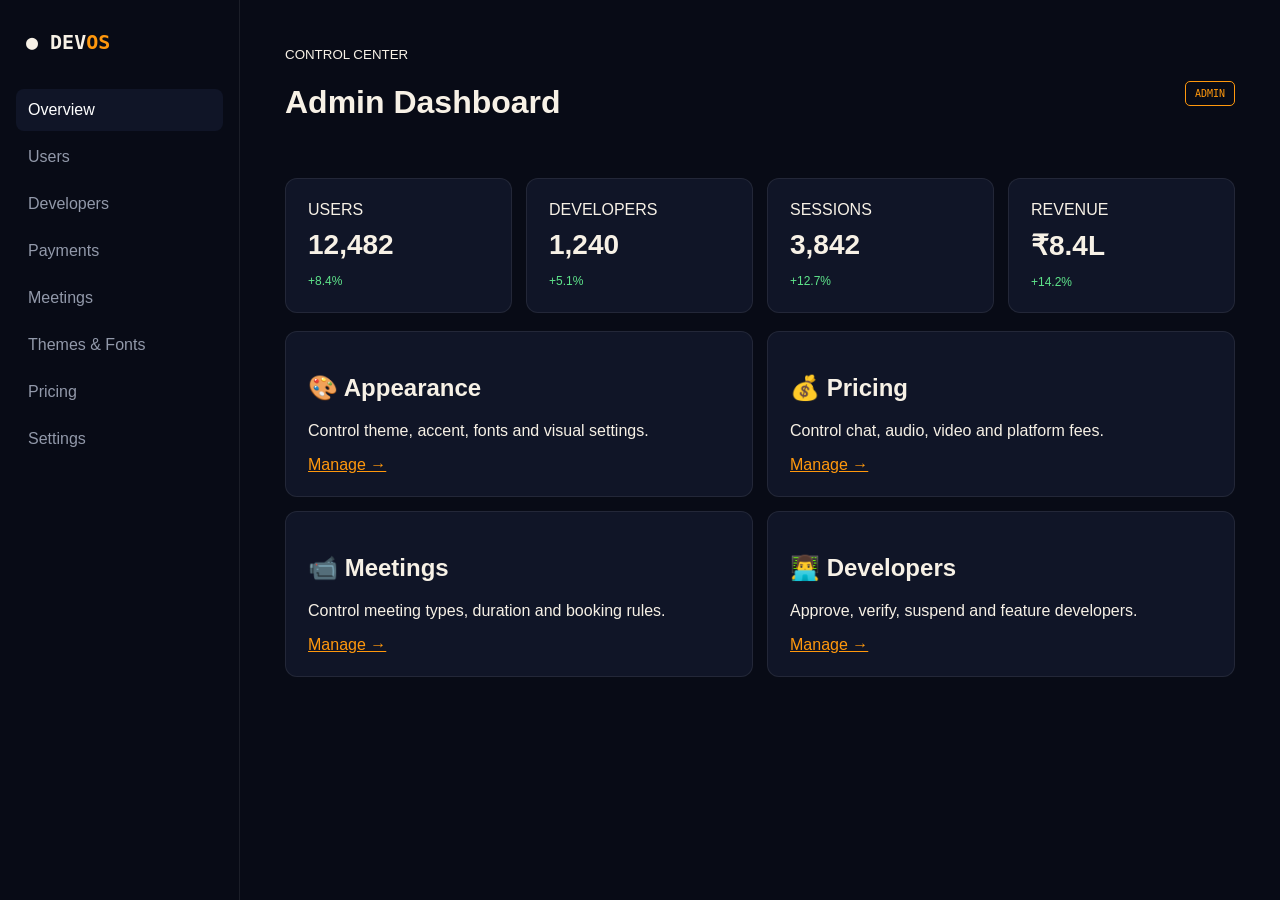
<file: admin/index.html>
<!doctype html><html><head><meta charset="UTF-8"><meta name="viewport" content="width=device-width,initial-scale=1"><title>Admin — DevOS</title><link rel="stylesheet" href="../css/admin.css"></head><body><aside><div class="logo">● DEV<span>OS</span></div><a class="active" href="index.html">Overview</a><a href="users.html">Users</a><a href="developers.html">Developers</a><a href="payments.html">Payments</a><a href="meetings.html">Meetings</a><a href="themes.html">Themes & Fonts</a><a href="pricing.html">Pricing</a><a href="settings.html">Settings</a></aside><main><header><div><small>CONTROL CENTER</small><h1>Admin Dashboard</h1></div><span class="badge">ADMIN</span></header><div class="stats"><article>USERS<strong>12,482</strong><em>+8.4%</em></article><article>DEVELOPERS<strong>1,240</strong><em>+5.1%</em></article><article>SESSIONS<strong>3,842</strong><em>+12.7%</em></article><article>REVENUE<strong>₹8.4L</strong><em>+14.2%</em></article></div><div class="cards"><article><h2>🎨 Appearance</h2><p>Control theme, accent, fonts and visual settings.</p><a href="themes.html">Manage →</a></article><article><h2>💰 Pricing</h2><p>Control chat, audio, video and platform fees.</p><a href="pricing.html">Manage →</a></article><article><h2>📹 Meetings</h2><p>Control meeting types, duration and booking rules.</p><a href="meetings.html">Manage →</a></article><article><h2>👨‍💻 Developers</h2><p>Approve, verify, suspend and feature developers.</p><a href="developers.html">Manage →</a></article></div></main></body></html>
</file>
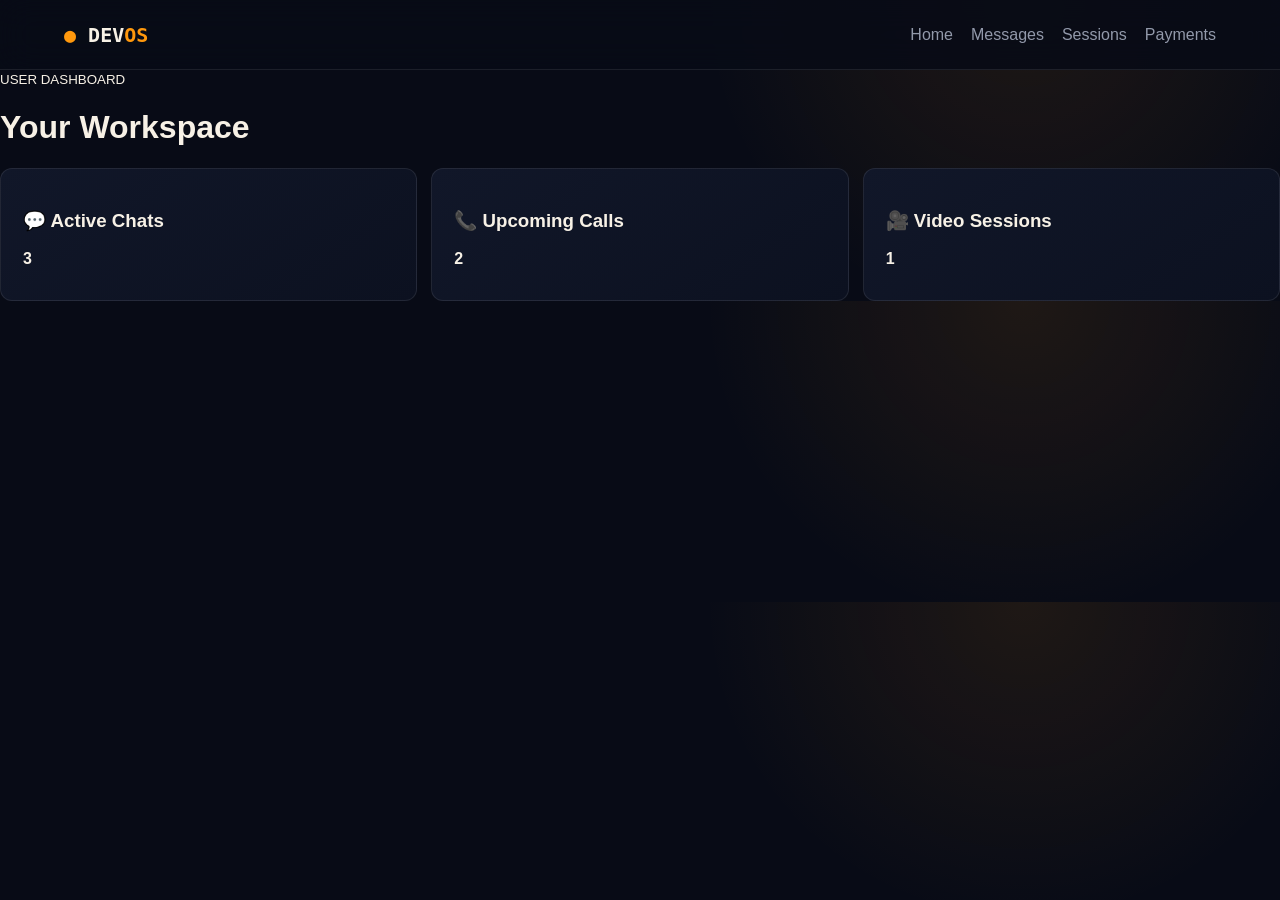
<file: dashboard/index.html>
<!doctype html><html><head><meta charset="UTF-8"><meta name="viewport" content="width=device-width,initial-scale=1"><title>User Dashboard</title><link rel="stylesheet" href="../css/style.css"></head><body><header><div class="logo">● DEV<span>OS</span></div><nav><a href="../index.html">Home</a><a>Messages</a><a>Sessions</a><a>Payments</a></nav></header><main><small>USER DASHBOARD</small><h1>Your Workspace</h1><div class="grid"><article><h3>💬 Active Chats</h3><strong>3</strong></article><article><h3>📞 Upcoming Calls</h3><strong>2</strong></article><article><h3>🎥 Video Sessions</h3><strong>1</strong></article></div></main></body></html>
</file>
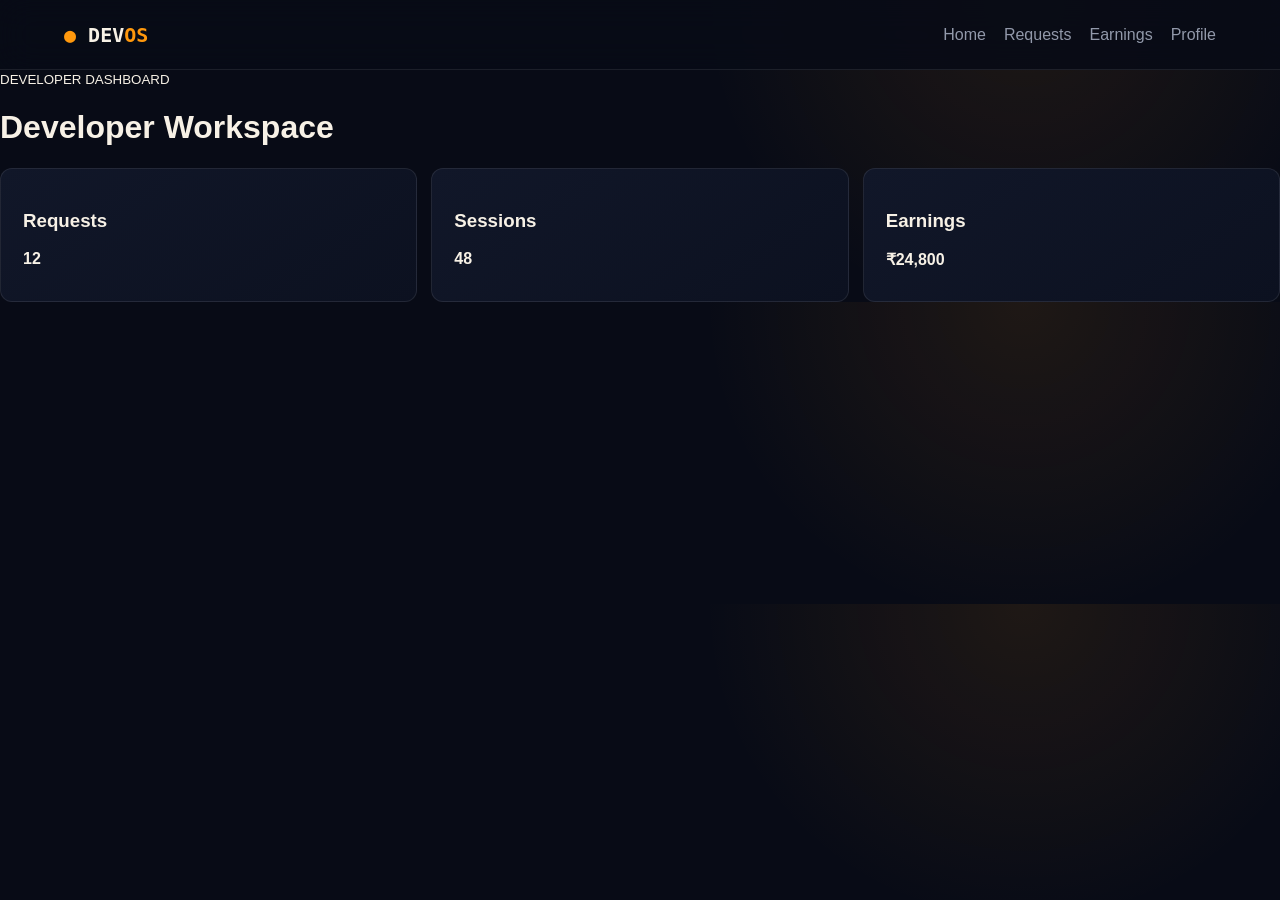
<file: developer/index.html>
<!doctype html><html><head><meta charset="UTF-8"><meta name="viewport" content="width=device-width,initial-scale=1"><title>Developer Dashboard</title><link rel="stylesheet" href="../css/style.css"></head><body><header><div class="logo">● DEV<span>OS</span></div><nav><a href="../index.html">Home</a><a>Requests</a><a>Earnings</a><a>Profile</a></nav></header><main><small>DEVELOPER DASHBOARD</small><h1>Developer Workspace</h1><div class="grid"><article><h3>Requests</h3><strong>12</strong></article><article><h3>Sessions</h3><strong>48</strong></article><article><h3>Earnings</h3><strong>₹24,800</strong></article></div></main></body></html>
</file>
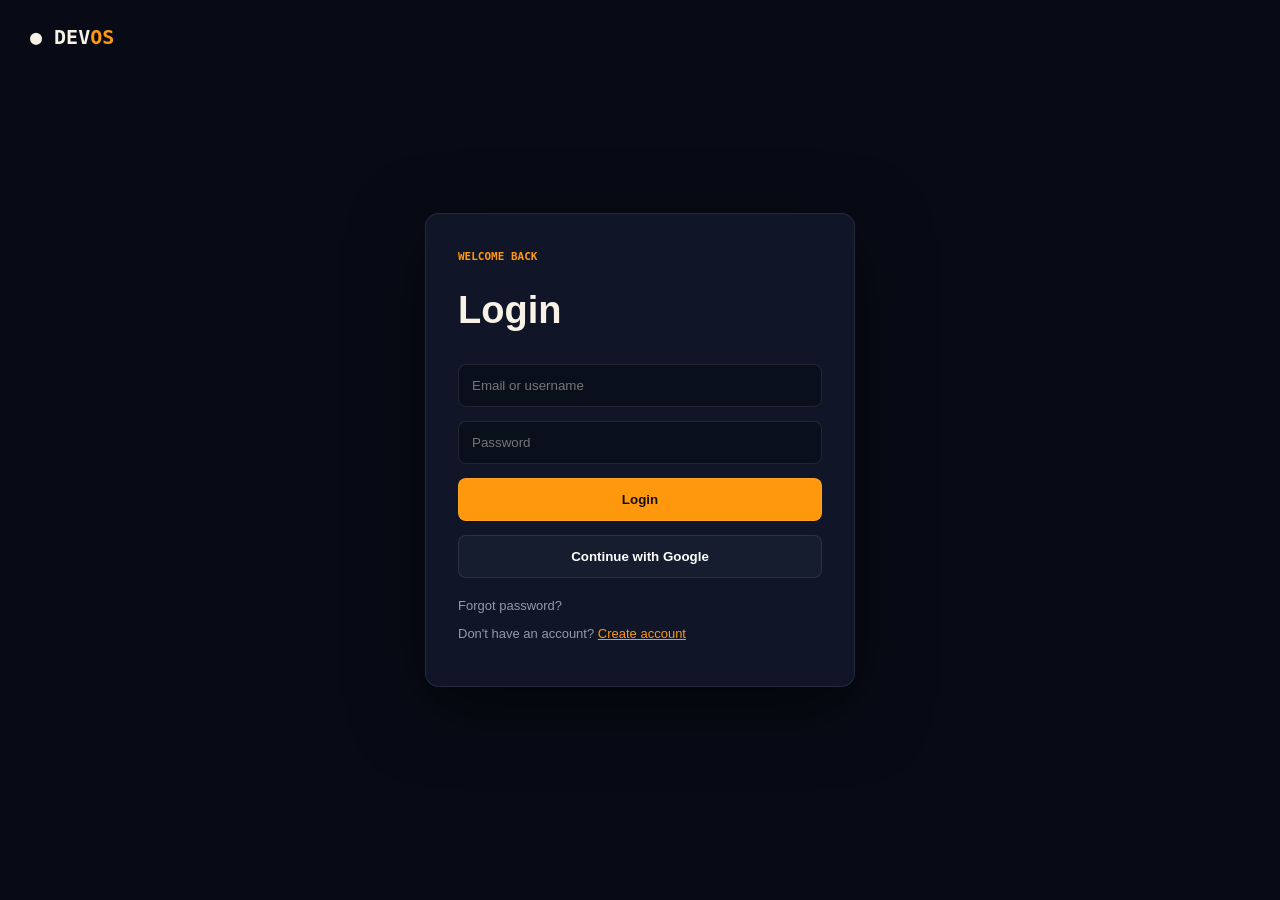
<file: login.html>
<!doctype html><html><head><meta charset="UTF-8"><meta name="viewport" content="width=device-width,initial-scale=1"><title>Login — DevOS</title><link rel="stylesheet" href="css/auth.css"></head><body><main class="auth"><div class="logo">● DEV<span>OS</span></div><div class="card"><small>WELCOME BACK</small><h1>Login</h1><input placeholder="Email or username"><input type="password" placeholder="Password"><button>Login</button><button class="ghost">Continue with Google</button><p>Forgot password?</p><p>Don't have an account? <a href="signup.html">Create account</a></p></div></main></body></html>
</file>
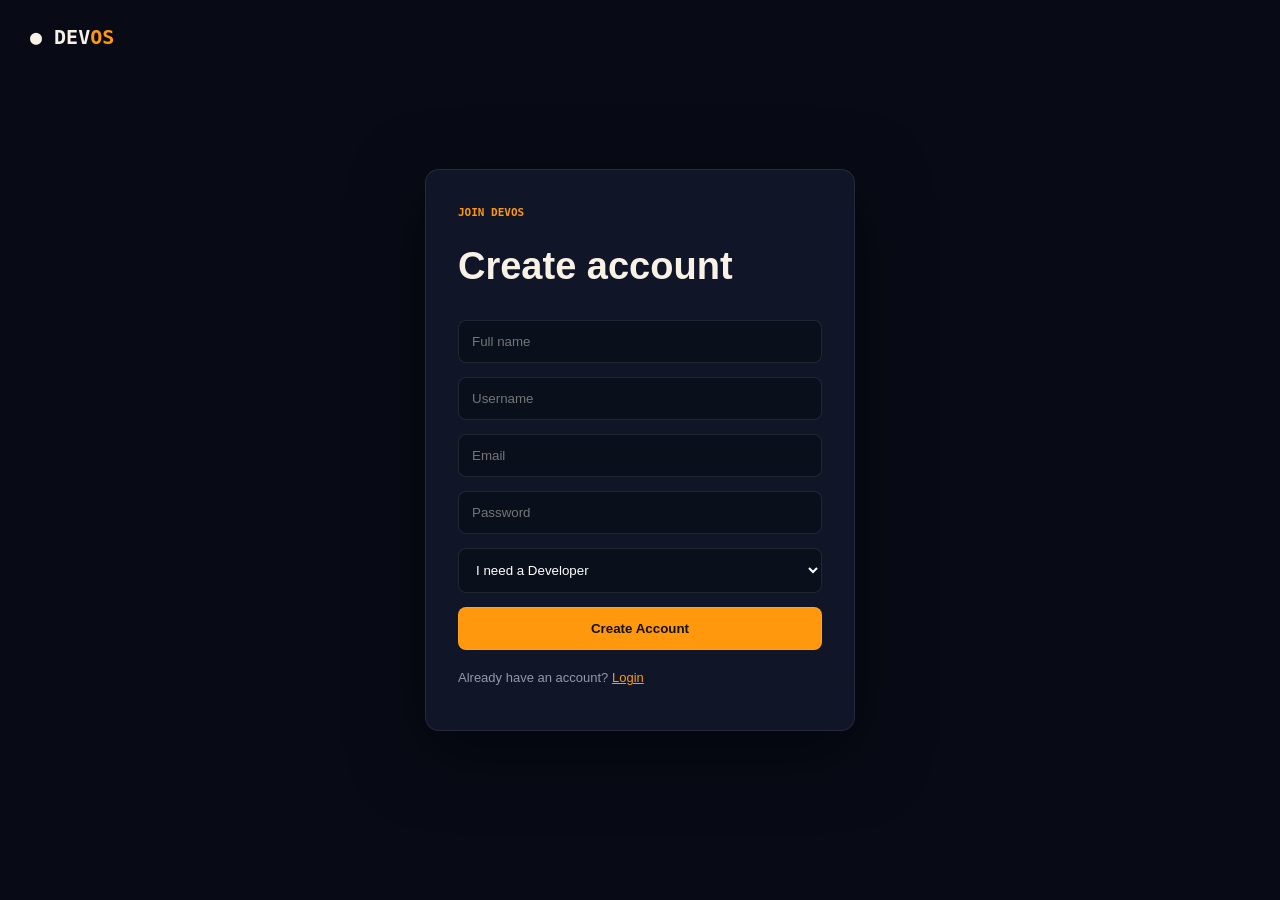
<file: signup.html>
<!doctype html><html><head><meta charset="UTF-8"><meta name="viewport" content="width=device-width,initial-scale=1"><title>Signup — DevOS</title><link rel="stylesheet" href="css/auth.css"></head><body><main class="auth"><div class="logo">● DEV<span>OS</span></div><div class="card"><small>JOIN DEVOS</small><h1>Create account</h1><input placeholder="Full name"><input placeholder="Username"><input placeholder="Email"><input type="password" placeholder="Password"><select><option>I need a Developer</option><option>I'm a Developer</option></select><button>Create Account</button><p>Already have an account? <a href="login.html">Login</a></p></div></main></body></html>
</file>
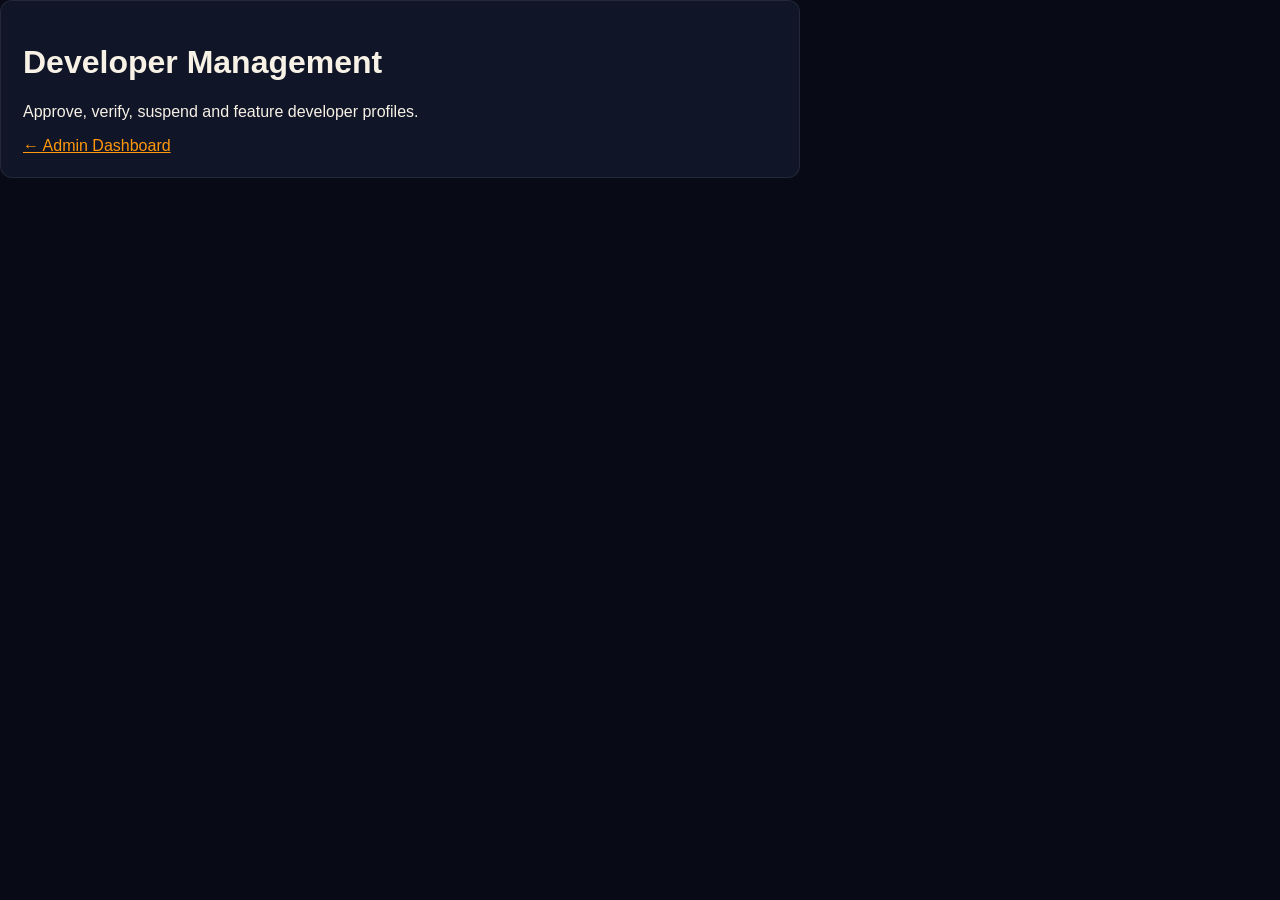
<file: admin/developers.html>
<!doctype html><html><head><meta charset="UTF-8"><meta name="viewport" content="width=device-width,initial-scale=1"><title>Developers — Admin</title><link rel="stylesheet" href="../css/admin.css"></head><body><main class="solo"><h1>Developer Management</h1><p>Approve, verify, suspend and feature developer profiles.</p><a href="index.html">← Admin Dashboard</a></main></body></html>
</file>
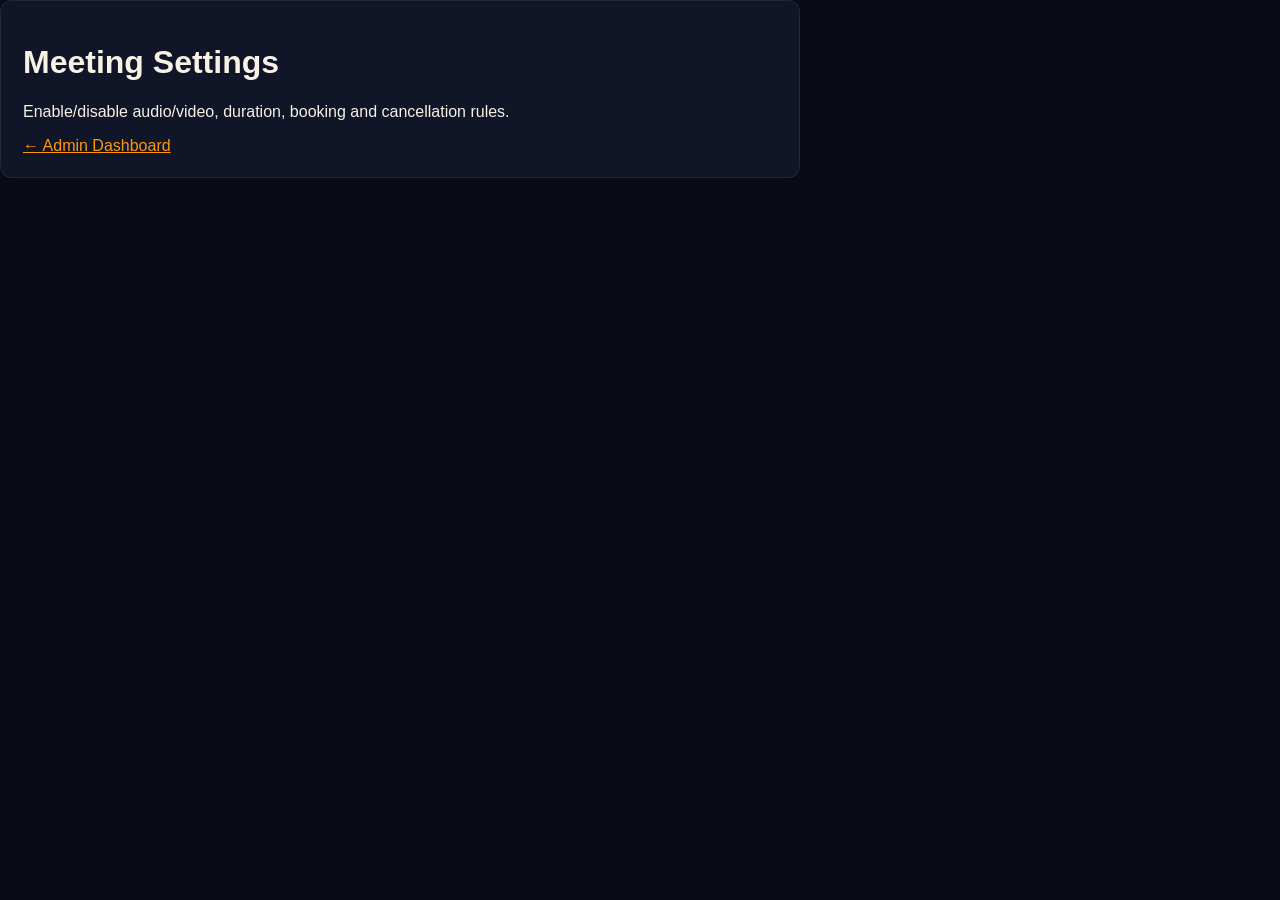
<file: admin/meetings.html>
<!doctype html><html><head><meta charset="UTF-8"><meta name="viewport" content="width=device-width,initial-scale=1"><title>Meetings — Admin</title><link rel="stylesheet" href="../css/admin.css"></head><body><main class="solo"><h1>Meeting Settings</h1><p>Enable/disable audio/video, duration, booking and cancellation rules.</p><a href="index.html">← Admin Dashboard</a></main></body></html>
</file>
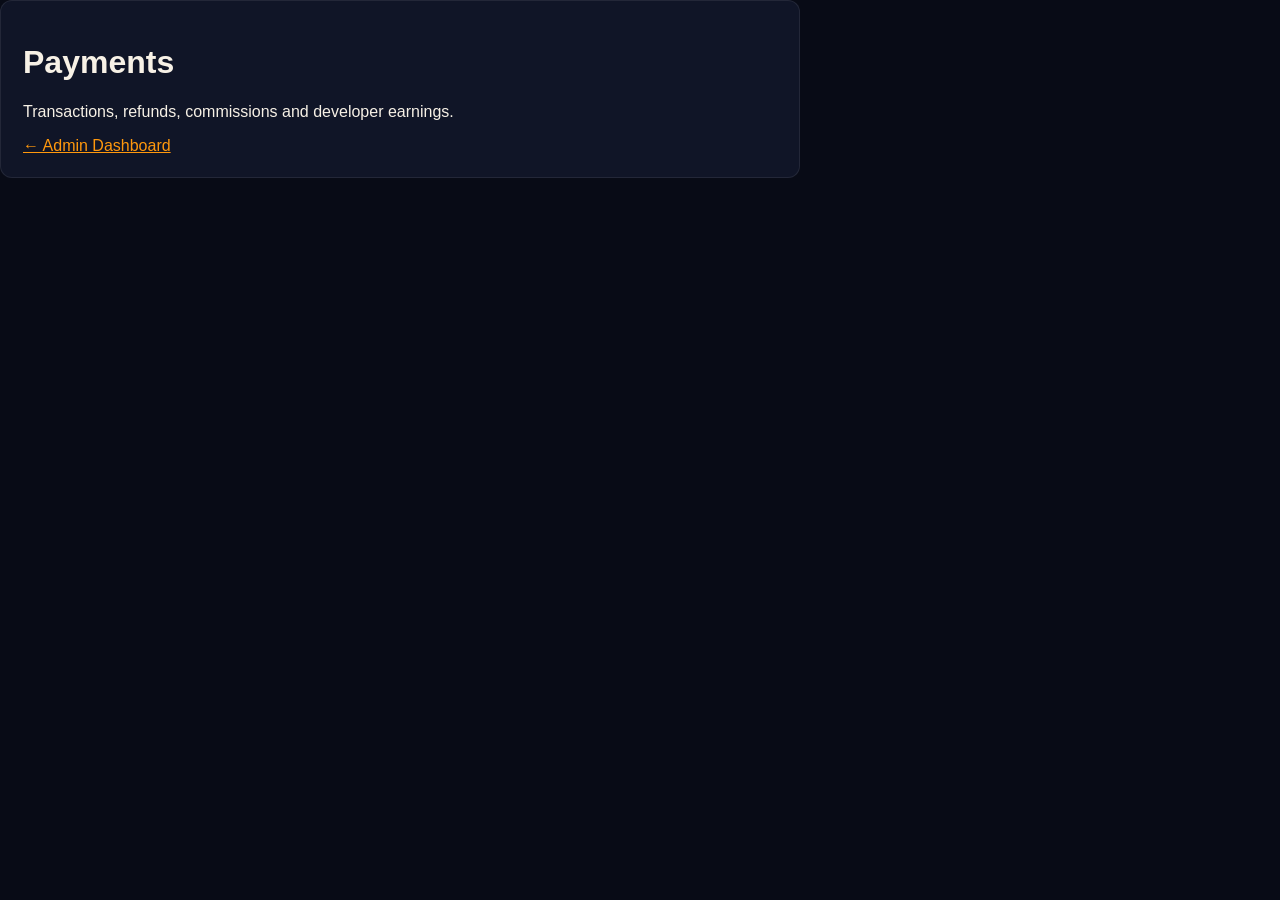
<file: admin/payments.html>
<!doctype html><html><head><meta charset="UTF-8"><meta name="viewport" content="width=device-width,initial-scale=1"><title>Payments — Admin</title><link rel="stylesheet" href="../css/admin.css"></head><body><main class="solo"><h1>Payments</h1><p>Transactions, refunds, commissions and developer earnings.</p><a href="index.html">← Admin Dashboard</a></main></body></html>
</file>
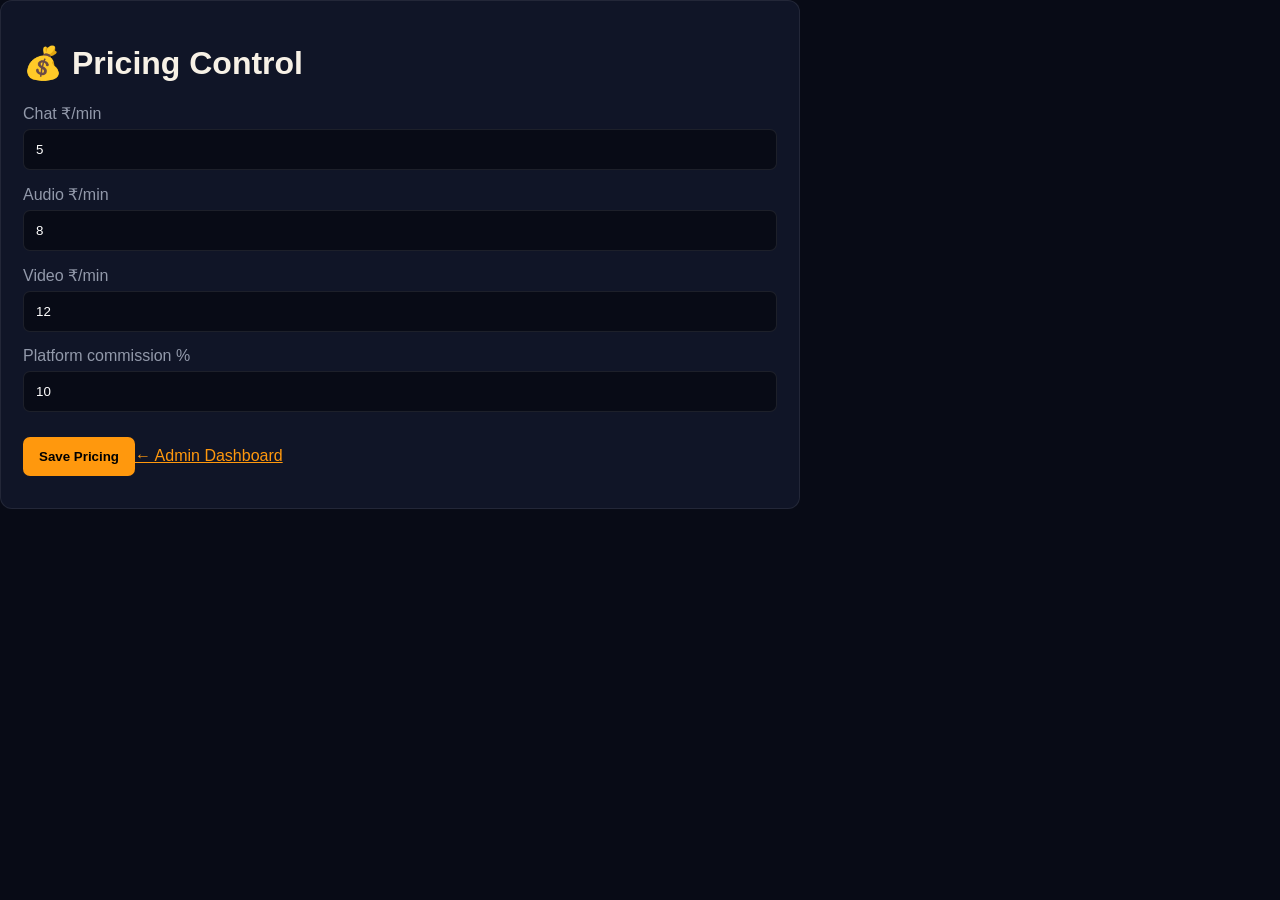
<file: admin/pricing.html>
<!doctype html><html><head><meta charset="UTF-8"><meta name="viewport" content="width=device-width,initial-scale=1"><title>Pricing — Admin</title><link rel="stylesheet" href="../css/admin.css"></head><body><main class="solo"><h1>💰 Pricing Control</h1><label>Chat ₹/min<input value="5"></label><label>Audio ₹/min<input value="8"></label><label>Video ₹/min<input value="12"></label><label>Platform commission %<input value="10"></label><button>Save Pricing</button><a href="index.html">← Admin Dashboard</a></main></body></html>
</file>
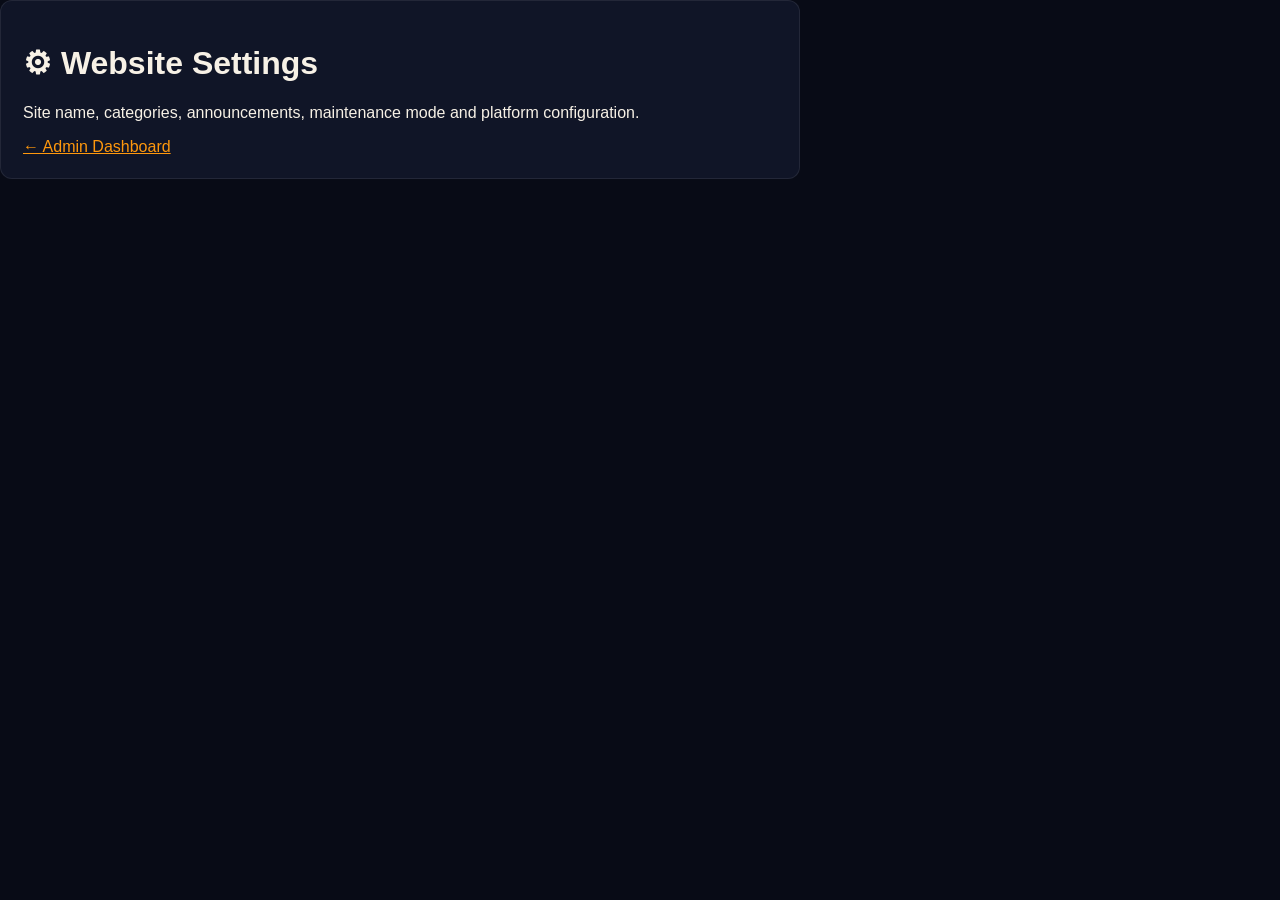
<file: admin/settings.html>
<!doctype html><html><head><meta charset="UTF-8"><meta name="viewport" content="width=device-width,initial-scale=1"><title>Settings — Admin</title><link rel="stylesheet" href="../css/admin.css"></head><body><main class="solo"><h1>⚙ Website Settings</h1><p>Site name, categories, announcements, maintenance mode and platform configuration.</p><a href="index.html">← Admin Dashboard</a></main></body></html>
</file>
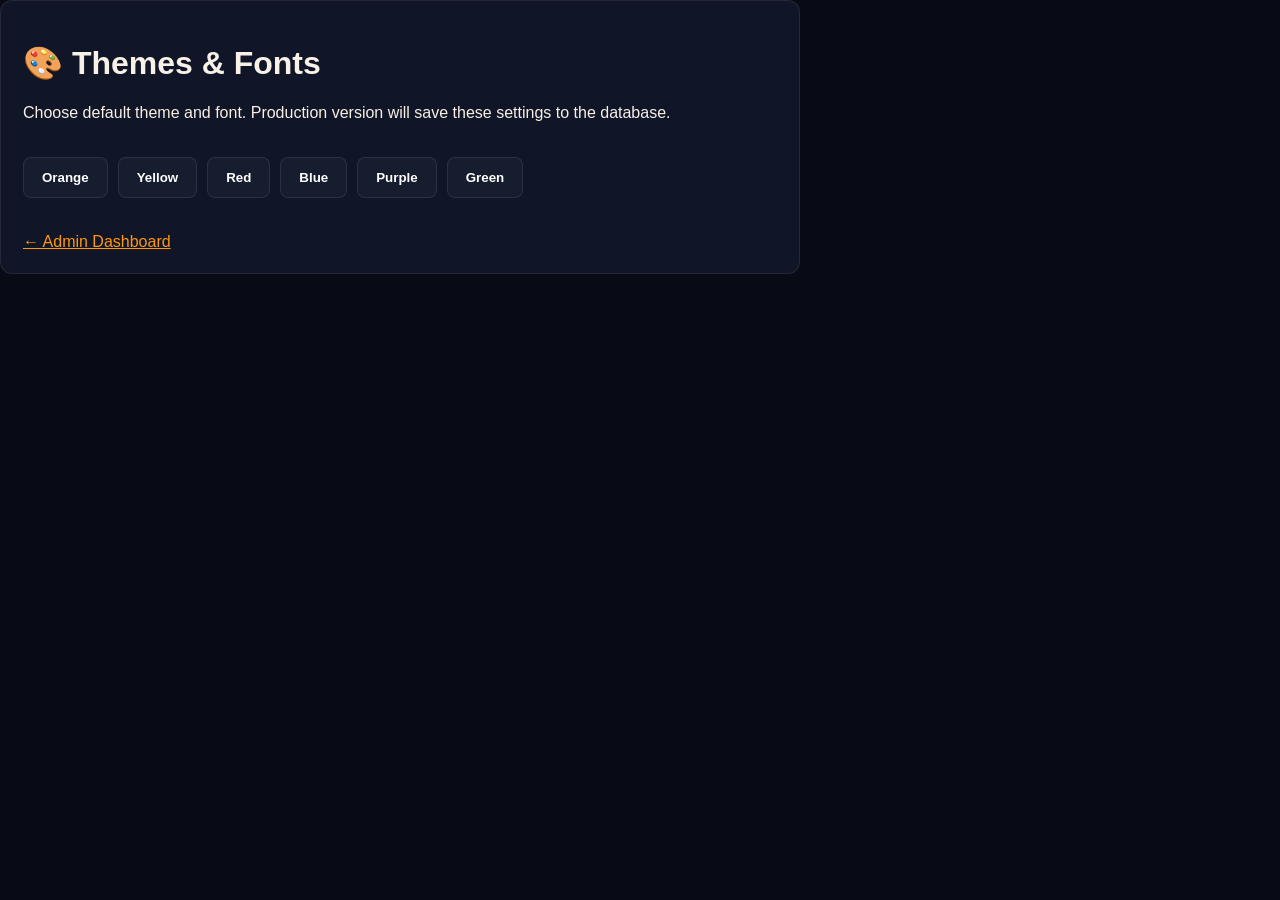
<file: admin/themes.html>
<!doctype html><html><head><meta charset="UTF-8"><meta name="viewport" content="width=device-width,initial-scale=1"><title>Themes — Admin</title><link rel="stylesheet" href="../css/admin.css"></head><body><main class="solo"><h1>🎨 Themes & Fonts</h1><p>Choose default theme and font. Production version will save these settings to the database.</p><div class="swatches"><button onclick="setTheme('#ff980d')">Orange</button><button onclick="setTheme('#ffd21f')">Yellow</button><button onclick="setTheme('#ff4d5a')">Red</button><button onclick="setTheme('#4da3ff')">Blue</button><button onclick="setTheme('#a970ff')">Purple</button><button onclick="setTheme('#48d597')">Green</button></div><a href="index.html">← Admin Dashboard</a><script>function setTheme(c){localStorage.setItem('devos-admin-accent',c);document.documentElement.style.setProperty('--accent',c)}</script></main></body></html>
</file>
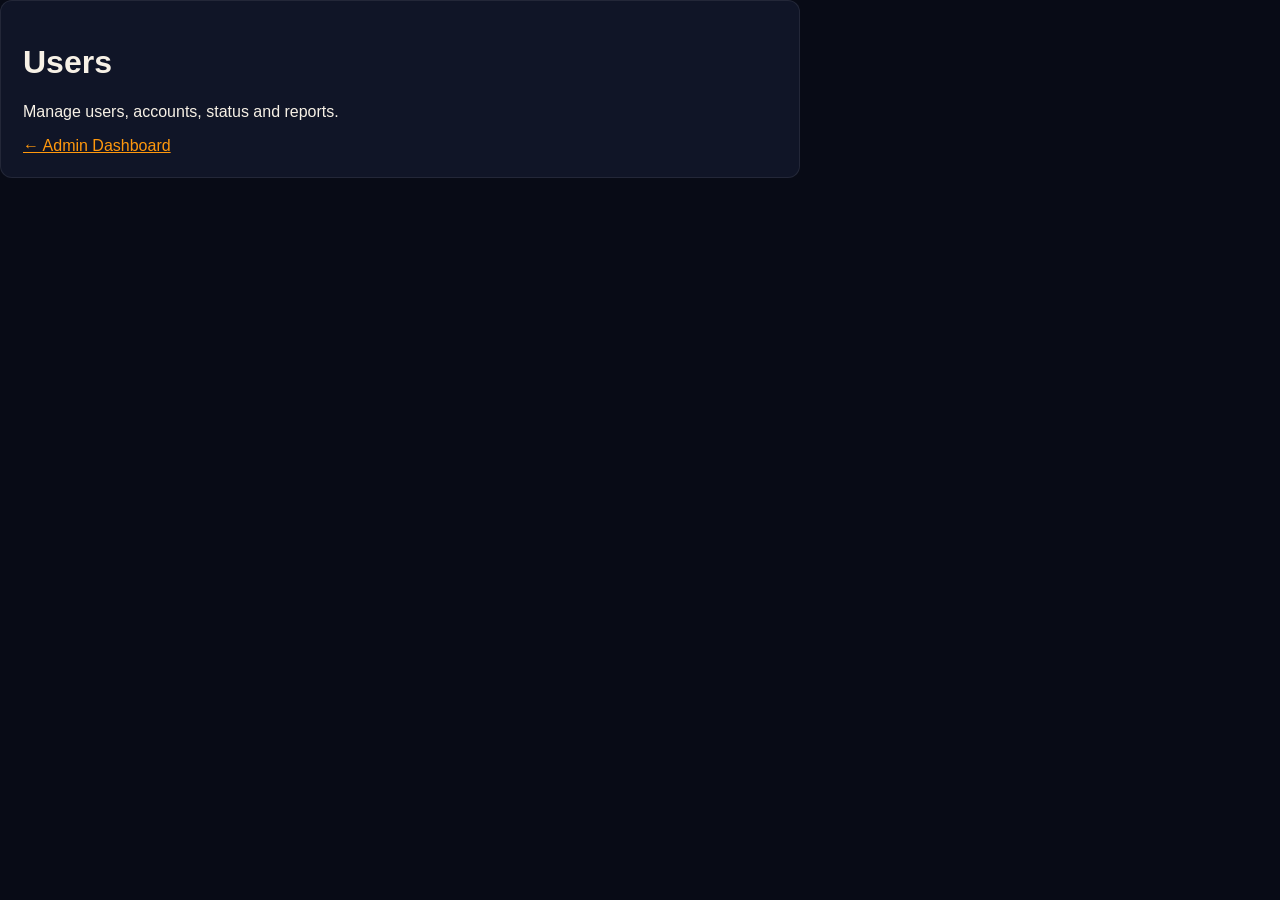
<file: admin/users.html>
<!doctype html><html><head><meta charset="UTF-8"><meta name="viewport" content="width=device-width,initial-scale=1"><title>Users — Admin</title><link rel="stylesheet" href="../css/admin.css"></head><body><main class="solo"><h1>Users</h1><p>Manage users, accounts, status and reports.</p><a href="index.html">← Admin Dashboard</a></main></body></html>
</file>
<file: css/admin.css>
*{box-sizing:border-box}:root{--accent:#ff980d}body{margin:0;background:#080b16;color:#f7f1e6;font-family:Inter,Arial}aside{position:fixed;width:240px;inset:0 auto 0 0;border-right:1px solid #ffffff14;padding:25px 16px;background:#080b16}.logo{font:bold 20px monospace;margin:5px 10px 35px}.logo span{color:var(--accent)}aside a{display:block;color:#9299aa;text-decoration:none;padding:12px;border-radius:8px;margin:5px 0}aside a.active,aside a:hover{background:#101527;color:#fff}main{margin-left:240px;padding:45px;max-width:1400px}header{display:flex;justify-content:space-between;align-items:center;border:0;height:auto;padding:0;margin-bottom:35px}.badge{color:var(--accent);border:1px solid var(--accent);padding:6px 9px;border-radius:5px;font:10px monospace}.stats,.cards{display:grid;grid-template-columns:repeat(4,1fr);gap:14px}.cards{grid-template-columns:repeat(2,1fr);margin-top:18px}.stats article,.cards article,.solo{background:#101527;border:1px solid #ffffff14;border-radius:12px;padding:22px}.stats strong{display:block;font-size:28px;margin:10px 0}.stats em{color:#5ee38a;font-style:normal;font-size:12px}.cards a,.solo a{color:var(--accent)}.solo{margin:0;max-width:800px}.solo label{display:block;color:#9299aa;margin:15px 0}.solo input{display:block;width:100%;padding:12px;background:#080b16;color:#fff;border:1px solid #ffffff16;border-radius:7px;margin-top:6px}.solo button{padding:12px 16px;background:var(--accent);border:0;border-radius:7px;margin:10px 0;font-weight:700}.swatches{display:flex;flex-wrap:wrap;gap:10px;margin:25px 0}.swatches button{padding:12px 18px;border:1px solid #ffffff16;border-radius:8px;background:#161d2e;color:#fff;cursor:pointer}@media(max-width:800px){aside{position:static;width:100%;display:flex;overflow:auto;gap:5px}aside .logo{display:none}main{margin:0;padding:22px}.stats,.cards{grid-template-columns:1fr 1fr}}@media(max-width:500px){.stats,.cards{grid-template-columns:1fr}}
</file>
<file: css/style.css>
*{box-sizing:border-box}:root{--accent:#ff980d;--bg:#080b16;--panel:#101527;--text:#f7f1e6;--muted:#9299aa;--line:#ffffff16}body{margin:0;background:radial-gradient(circle at 80% 0%,#ff980d18,transparent 30%),var(--bg);color:var(--text);font-family:Inter,Arial,sans-serif}header{height:70px;border-bottom:1px solid var(--line);display:flex;align-items:center;gap:28px;padding:0 5%;position:sticky;top:0;background:#080b16e8;backdrop-filter:blur(16px);z-index:5}.logo{font:bold 20px monospace}.logo:first-letter{color:var(--accent)}.logo span{color:var(--accent)}nav{display:flex;gap:18px;margin-left:auto}nav a{color:var(--muted);text-decoration:none}header button,.btn,article button{border:1px solid var(--line);background:var(--panel);color:var(--text);padding:10px 14px;border-radius:8px;cursor:pointer}.hero,main>section{max-width:1200px;margin:auto;padding:70px 5%}.hero{display:grid;grid-template-columns:1.1fr .9fr;gap:50px;align-items:center}.hero small,section>small{color:var(--accent);font:700 11px monospace;letter-spacing:.15em}.hero h1{font-size:clamp(50px,7vw,85px);line-height:1;margin:15px 0}.hero h1 span{color:var(--accent)}p{color:var(--muted);line-height:1.6}.btn{display:inline-block;margin-top:15px;background:var(--accent);color:#111;text-decoration:none;font-weight:700}.terminal{background:#050811;border:1px solid var(--line);padding:30px;border-radius:14px;color:#ddd;font:14px/2 monospace;box-shadow:0 20px 60px #0008}.grid{display:grid;grid-template-columns:repeat(3,1fr);gap:14px;margin-top:20px}.grid article{background:linear-gradient(145deg,#111729,#0c1120);border:1px solid var(--line);border-radius:12px;padding:22px}.grid article>b,.grid article strong{display:block;margin:10px 0}.avatar{width:48px;height:48px;border-radius:50%;display:grid;place-items:center;background:#ff980d22;color:var(--accent);font-weight:800}.grid label{display:block;color:#aeb5c3;font-size:12px;margin:15px 0}.grid button{width:100%;margin-top:15px}@media(max-width:700px){nav a{display:none}.hero{grid-template-columns:1fr}.terminal{display:none}.grid{grid-template-columns:1fr}header{padding:0 18px}}
</file>
<file: css/auth.css>
*{box-sizing:border-box}body{margin:0;background:#080b16;color:#f7f1e6;font-family:Inter,Arial}.auth{min-height:100vh;display:grid;place-items:center;padding:20px}.logo{position:fixed;top:25px;left:30px;font:bold 20px monospace}.logo span{color:#ff980d}.card{width:min(430px,100%);padding:32px;background:#101527;border:1px solid #ffffff16;border-radius:14px;box-shadow:0 20px 70px #0008}.card small{color:#ff980d;font:700 11px monospace}.card h1{font-size:38px}.card input,.card select,.card button{width:100%;padding:13px;margin:7px 0;border-radius:8px;border:1px solid #ffffff18;background:#0a0f1c;color:#fff}.card button{background:#ff980d;color:#111;font-weight:700}.card .ghost{background:#161d2e;color:#fff}.card p{color:#9299aa;font-size:13px}.card a{color:#ff980d}
</file>
